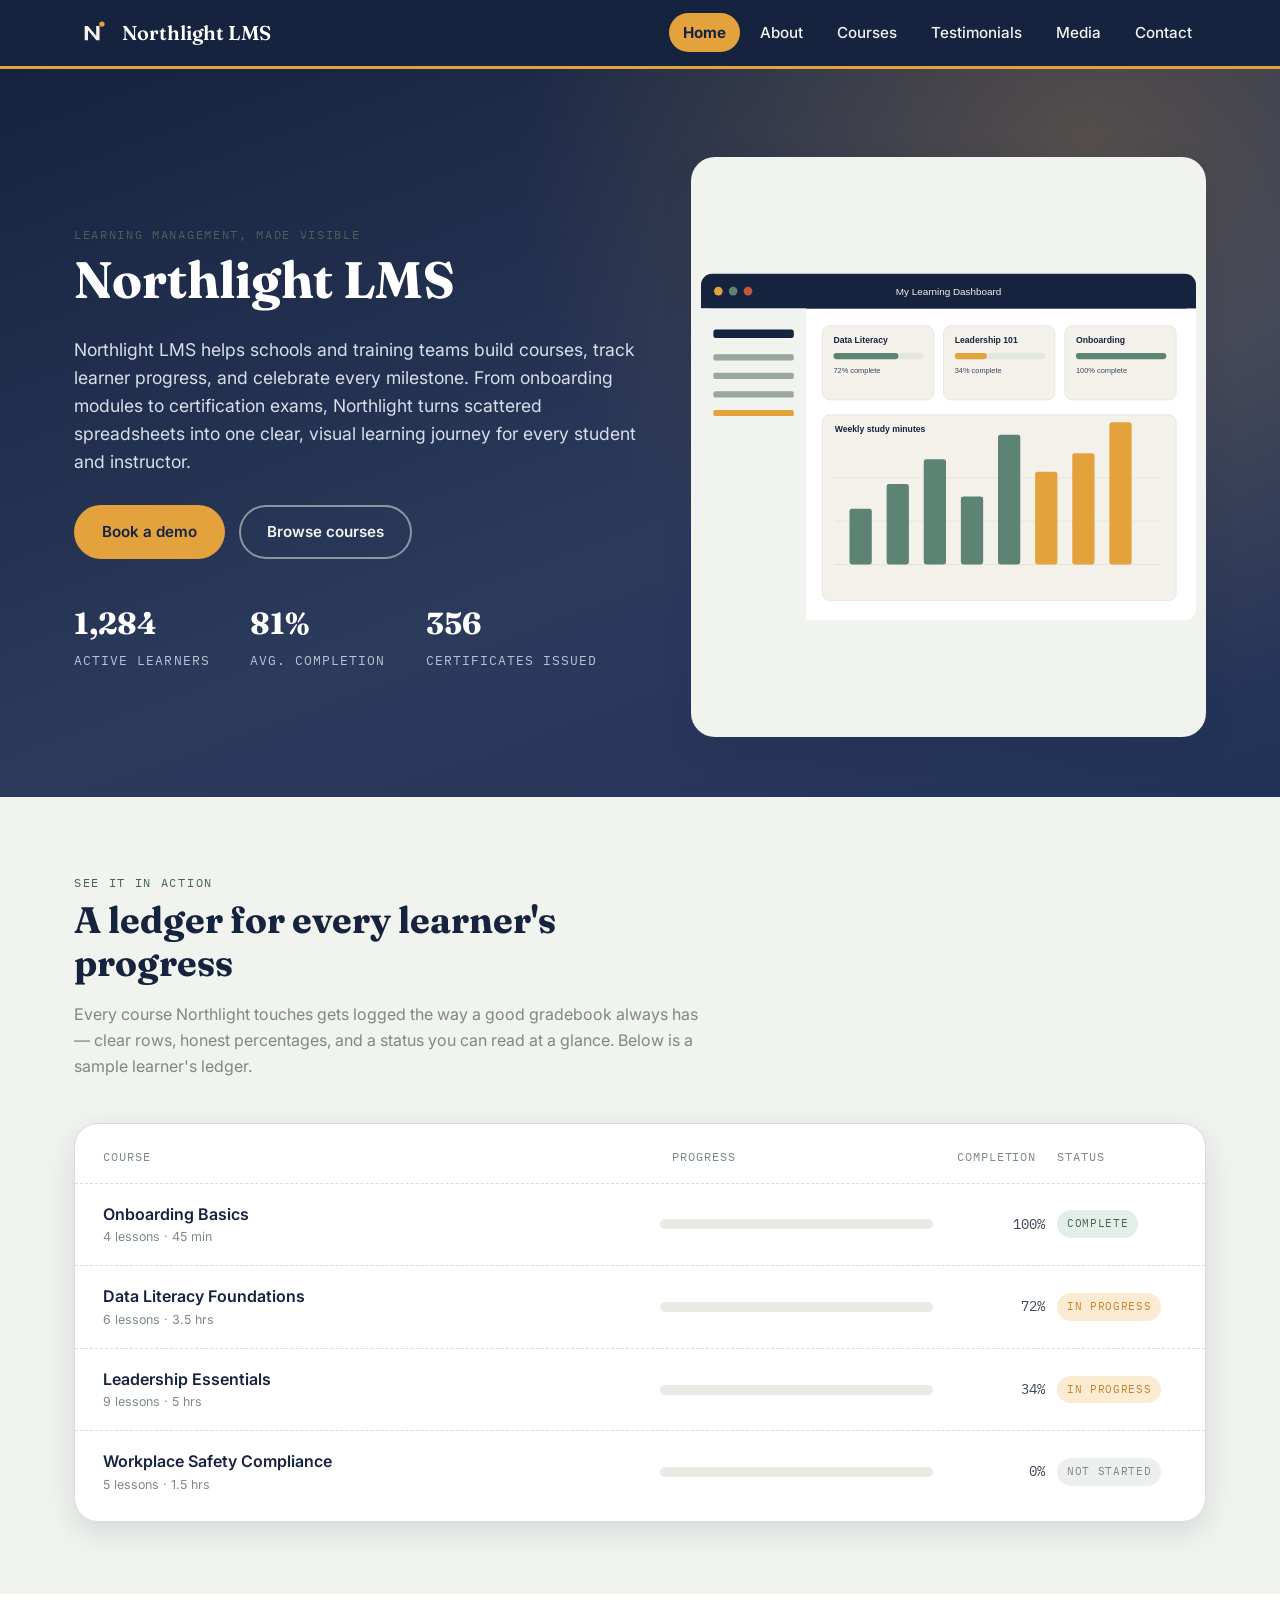
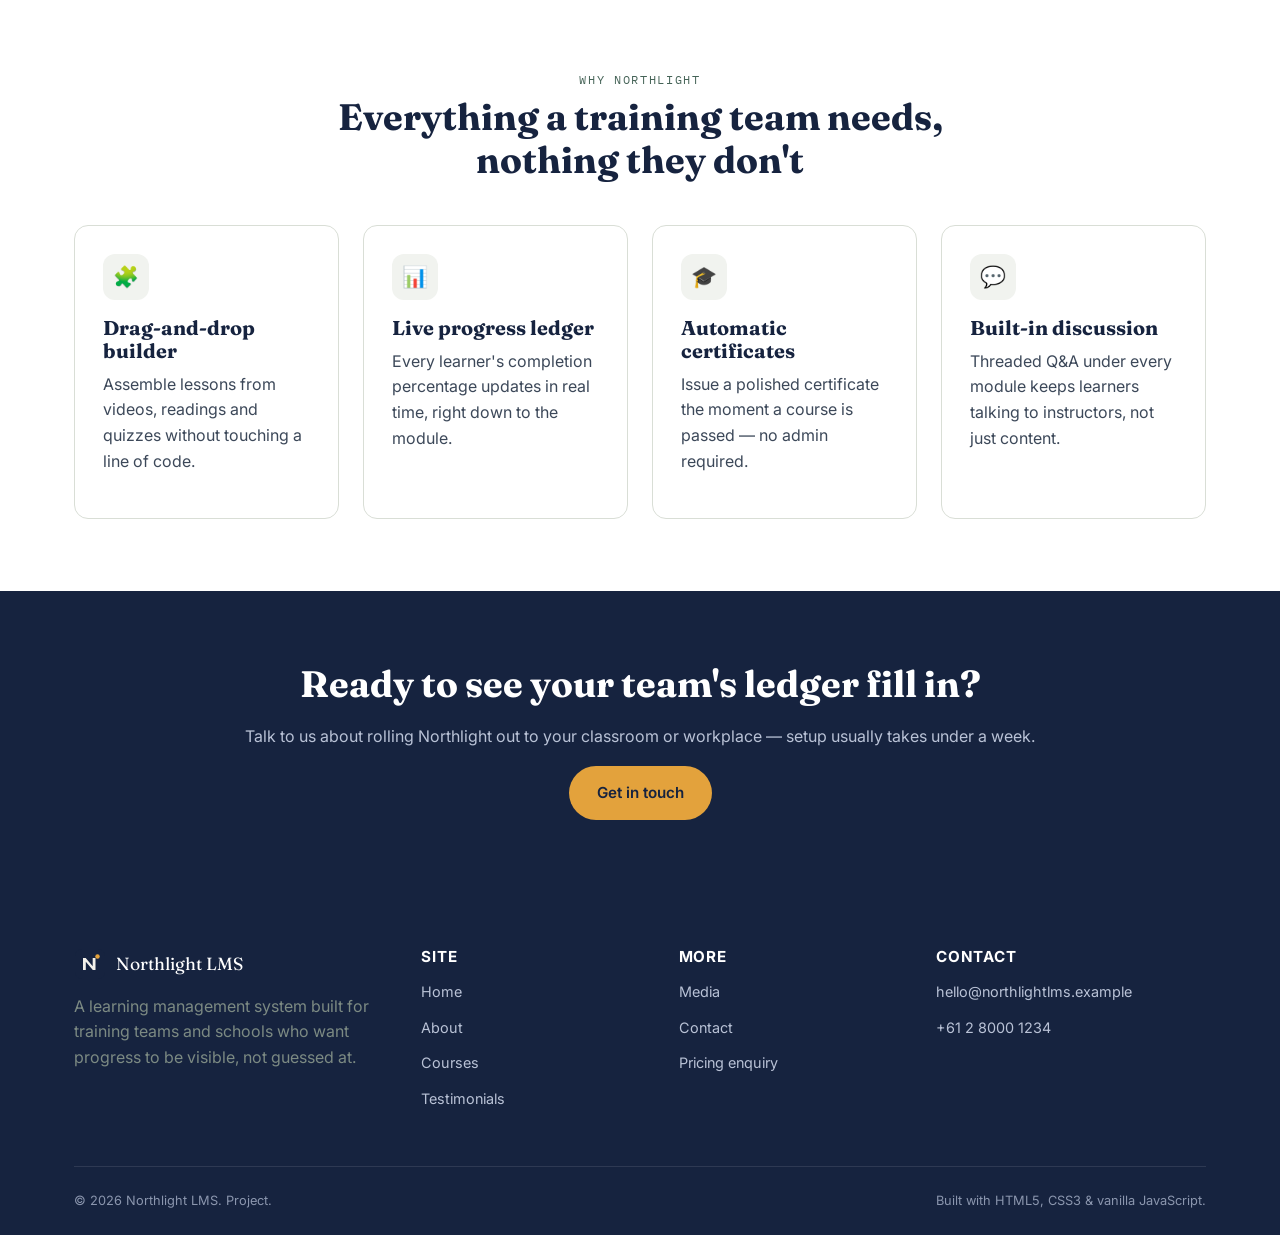
<file: index.html>
<!DOCTYPE html>
<html lang="en">
<head>
<meta charset="UTF-8">
<meta name="viewport" content="width=device-width, initial-scale=1.0">
<title>Northlight LMS — Learning Management System for Teams &amp; Schools</title>
<meta name="description" content="Northlight LMS helps schools and training teams build courses, track learner progress and celebrate every milestone in one clear, visual dashboard.">
<link rel="preconnect" href="https://fonts.googleapis.com">
<link rel="preconnect" href="https://fonts.gstatic.com" crossorigin>
<link href="https://fonts.googleapis.com/css2?family=Fraunces:opsz,wght@9..144,400;9..144,600;9..144,700&family=Inter:wght@400;500;600;700&family=IBM+Plex+Mono:wght@400;500&display=swap" rel="stylesheet">
<link rel="stylesheet" href="css/main.css">
<link rel="stylesheet" href="css/responsive.css">
<link rel="icon" href="images/logo.svg" type="image/svg+xml">
</head>
<body>
<a class="skip-link" href="#main">Skip to main content</a>

<header class="site-header">
  <div class="nav-wrap">
    <a class="brand" href="index.html">
      <img src="images/logo.svg" alt="" width="38" height="38">
      <span class="brand-name">Northlight LMS</span>
    </a>
    <button class="nav-toggle" aria-expanded="false" aria-controls="main-nav" aria-label="Toggle navigation menu">
      <span></span><span></span><span></span>
    </button>
    <nav class="main-nav" id="main-nav" aria-label="Primary">
      <ul>
        <li><a href="index.html" aria-current="page">Home</a></li>
        <li><a href="about.html">About</a></li>
        <li><a href="courses.html">Courses</a></li>
        <li><a href="testimonials.html">Testimonials</a></li>
        <li><a href="media.html">Media</a></li>
        <li><a href="contact.html">Contact</a></li>
      </ul>
    </nav>
  </div>
</header>

<main id="main">

  <!-- ============ HERO ============ -->
  <section class="hero">
    <div class="container">
      <div class="hero-copy">
        <span class="eyebrow">Learning management, made visible</span>
        <h1>Northlight LMS</h1>
        <p class="lede">Northlight LMS helps schools and training teams build courses, track learner progress, and celebrate every milestone. From onboarding modules to certification exams, Northlight turns scattered spreadsheets into one clear, visual learning journey for every student and instructor.</p>
        <div class="hero-actions">
          <a href="contact.html" class="btn btn-primary">Book a demo</a>
          <a href="courses.html" class="btn btn-ghost">Browse courses</a>
        </div>
        <div class="stat-row">
          <div class="stat"><b>1,284</b><span>Active learners</span></div>
          <div class="stat"><b>81%</b><span>Avg. completion</span></div>
          <div class="stat"><b>356</b><span>Certificates issued</span></div>
        </div>
      </div>
      <div class="hero-art">
        <img src="images/mockup-dashboard.svg" alt="Northlight dashboard showing three course progress cards and a weekly study-minutes chart" width="800" height="560" loading="eager">
      </div>
    </div>
  </section>

  <!-- ============ PROGRESS LEDGER (signature element) ============ -->
  <section aria-labelledby="ledger-heading">
    <div class="container">
      <div class="section-head left">
        <span class="eyebrow">See it in action</span>
        <h2 id="ledger-heading">A ledger for every learner's progress</h2>
        <p class="muted">Every course Northlight touches gets logged the way a good gradebook always has — clear rows, honest percentages, and a status you can read at a glance. Below is a sample learner's ledger.</p>
      </div>

      <div class="ledger" role="table" aria-label="Sample learner progress ledger">
        <div class="ledger-head" role="row">
          <span role="columnheader">Course</span>
          <span role="columnheader">Progress</span>
          <span role="columnheader">Completion</span>
          <span role="columnheader">Status</span>
        </div>

        <div class="ledger-row" role="row">
          <span class="course-name" role="cell">Onboarding Basics<small>4 lessons · 45 min</small></span>
          <span class="bar-track" role="cell"><span class="bar-fill" data-value="100" style="width:100%"></span></span>
          <span class="pct" role="cell">100%</span>
          <span class="status-pill done" role="cell">Complete</span>
        </div>

        <div class="ledger-row" role="row">
          <span class="course-name" role="cell">Data Literacy Foundations<small>6 lessons · 3.5 hrs</small></span>
          <span class="bar-track" role="cell"><span class="bar-fill" data-value="72" style="width:72%"></span></span>
          <span class="pct" role="cell">72%</span>
          <span class="status-pill progress" role="cell">In progress</span>
        </div>

        <div class="ledger-row" role="row">
          <span class="course-name" role="cell">Leadership Essentials<small>9 lessons · 5 hrs</small></span>
          <span class="bar-track" role="cell"><span class="bar-fill amber" data-value="34" style="width:34%"></span></span>
          <span class="pct" role="cell">34%</span>
          <span class="status-pill progress" role="cell">In progress</span>
        </div>

        <div class="ledger-row" role="row">
          <span class="course-name" role="cell">Workplace Safety Compliance<small>5 lessons · 1.5 hrs</small></span>
          <span class="bar-track" role="cell"><span class="bar-fill" data-value="0" style="width:0%"></span></span>
          <span class="pct" role="cell">0%</span>
          <span class="status-pill todo" role="cell">Not started</span>
        </div>
      </div>
    </div>
  </section>

  <!-- ============ FEATURES ============ -->
  <section class="section-alt" aria-labelledby="features-heading">
    <div class="container">
      <div class="section-head">
        <span class="eyebrow">Why Northlight</span>
        <h2 id="features-heading">Everything a training team needs, nothing they don't</h2>
      </div>
      <div class="grid grid-4">
        <div class="card">
          <div class="icon" aria-hidden="true">🧩</div>
          <h3>Drag-and-drop builder</h3>
          <p>Assemble lessons from videos, readings and quizzes without touching a line of code.</p>
        </div>
        <div class="card">
          <div class="icon" aria-hidden="true">📊</div>
          <h3>Live progress ledger</h3>
          <p>Every learner's completion percentage updates in real time, right down to the module.</p>
        </div>
        <div class="card">
          <div class="icon" aria-hidden="true">🎓</div>
          <h3>Automatic certificates</h3>
          <p>Issue a polished certificate the moment a course is passed — no admin required.</p>
        </div>
        <div class="card">
          <div class="icon" aria-hidden="true">💬</div>
          <h3>Built-in discussion</h3>
          <p>Threaded Q&amp;A under every module keeps learners talking to instructors, not just content.</p>
        </div>
      </div>
    </div>
  </section>

  <!-- ============ CTA STRIP ============ -->
  <section class="section-dark" aria-labelledby="cta-heading">
    <div class="container center">
      <h2 id="cta-heading">Ready to see your team's ledger fill in?</h2>
      <p class="muted">Talk to us about rolling Northlight out to your classroom or workplace — setup usually takes under a week.</p>
      <a href="contact.html" class="btn btn-primary">Get in touch</a>
    </div>
  </section>

</main>

<footer class="site-footer">
  <div class="container">
    <div class="footer-grid">
      <div>
        <div class="footer-brand">
          <img src="images/logo.svg" alt="" width="32" height="32">
          <span>Northlight LMS</span>
        </div>
        <p class="muted">A learning management system built for training teams and schools who want progress to be visible, not guessed at.</p>
      </div>
      <div>
        <h4>Site</h4>
        <ul>
          <li><a href="index.html">Home</a></li>
          <li><a href="about.html">About</a></li>
          <li><a href="courses.html">Courses</a></li>
          <li><a href="testimonials.html">Testimonials</a></li>
        </ul>
      </div>
      <div>
        <h4>More</h4>
        <ul>
          <li><a href="media.html">Media</a></li>
          <li><a href="contact.html">Contact</a></li>
          <li><a href="courses.html">Pricing enquiry</a></li>
        </ul>
      </div>
      <div>
        <h4>Contact</h4>
        <ul>
          <li><a href="mailto:hello@northlightlms.example">hello@northlightlms.example</a></li>
          <li><a href="tel:+61280001234">+61 2 8000 1234</a></li>
        </ul>
      </div>
    </div>
    <div class="footer-bottom">
      <span>© <span id="current-year">2026</span> Northlight LMS. Project.</span>
      <span>Built with HTML5, CSS3 &amp; vanilla JavaScript.</span>
    </div>
  </div>
</footer>

<script src="js/main.js"></script>
</body>
</html>
</file>
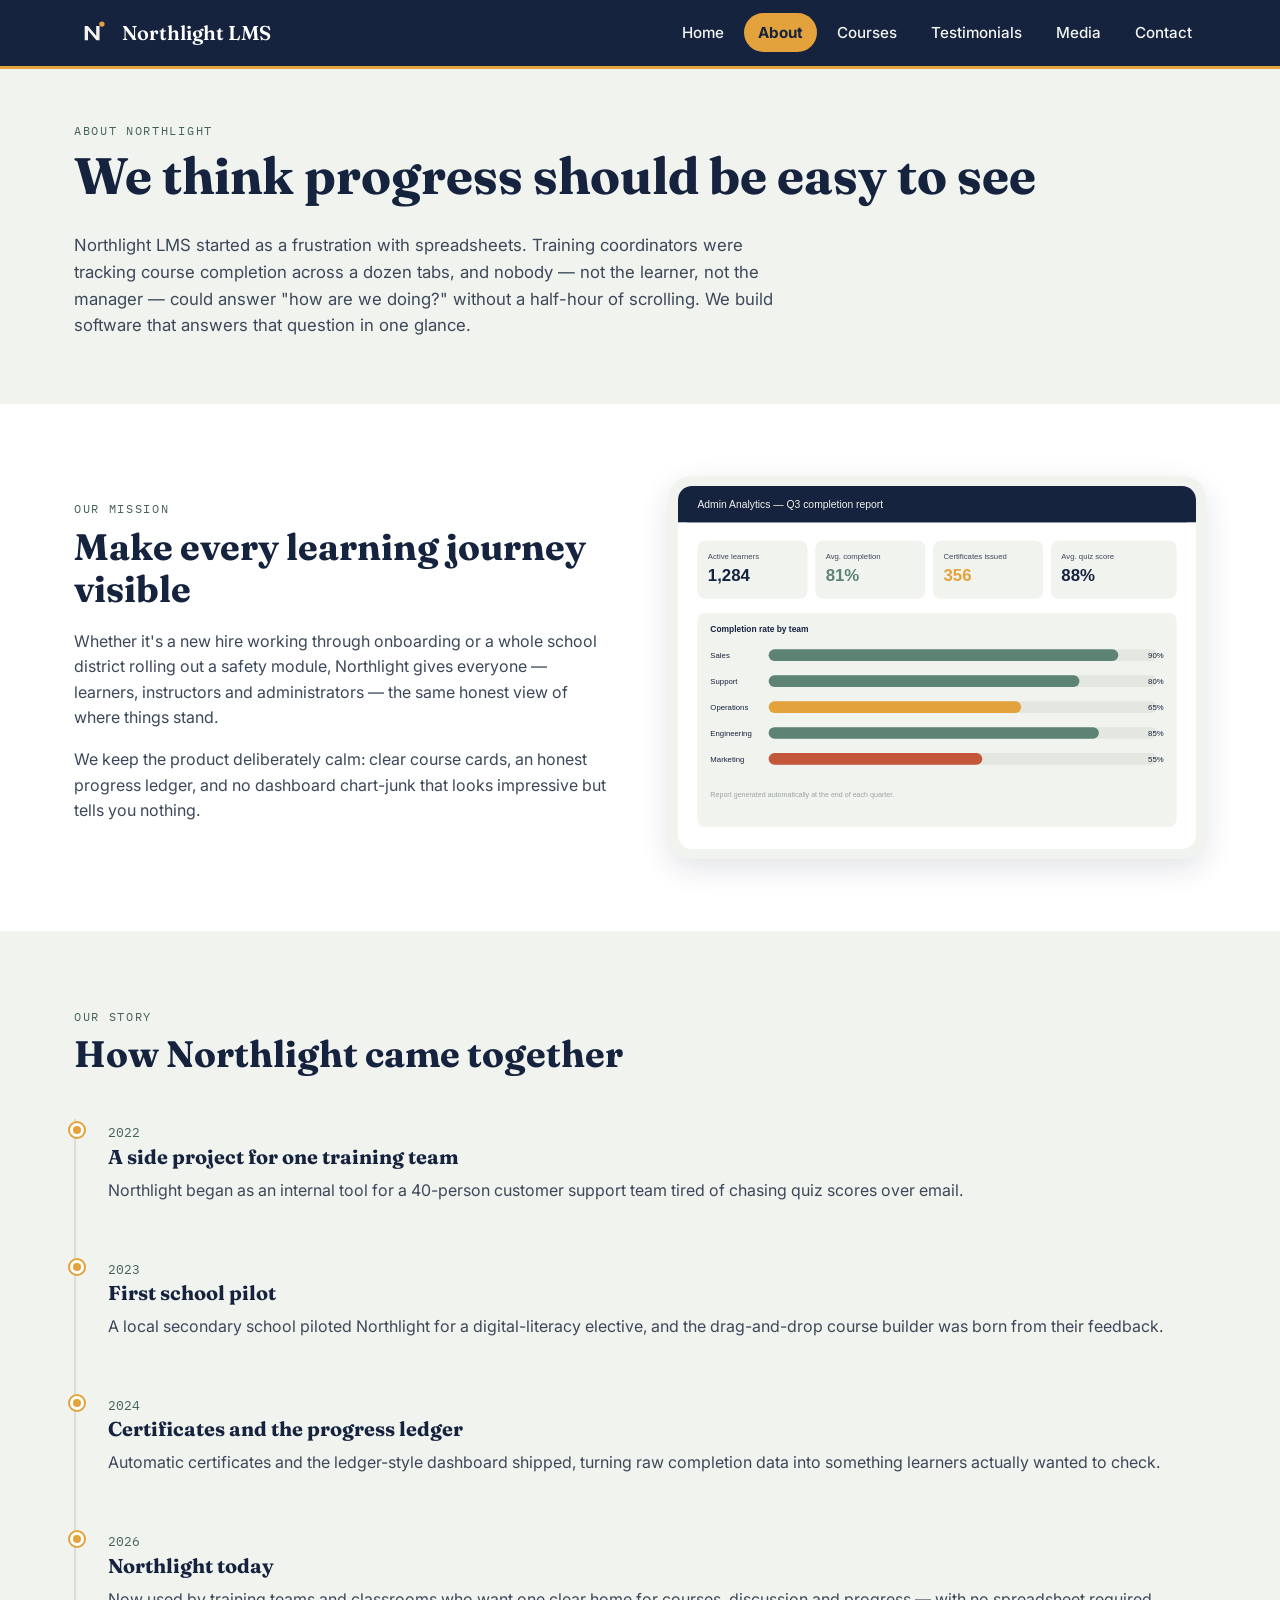
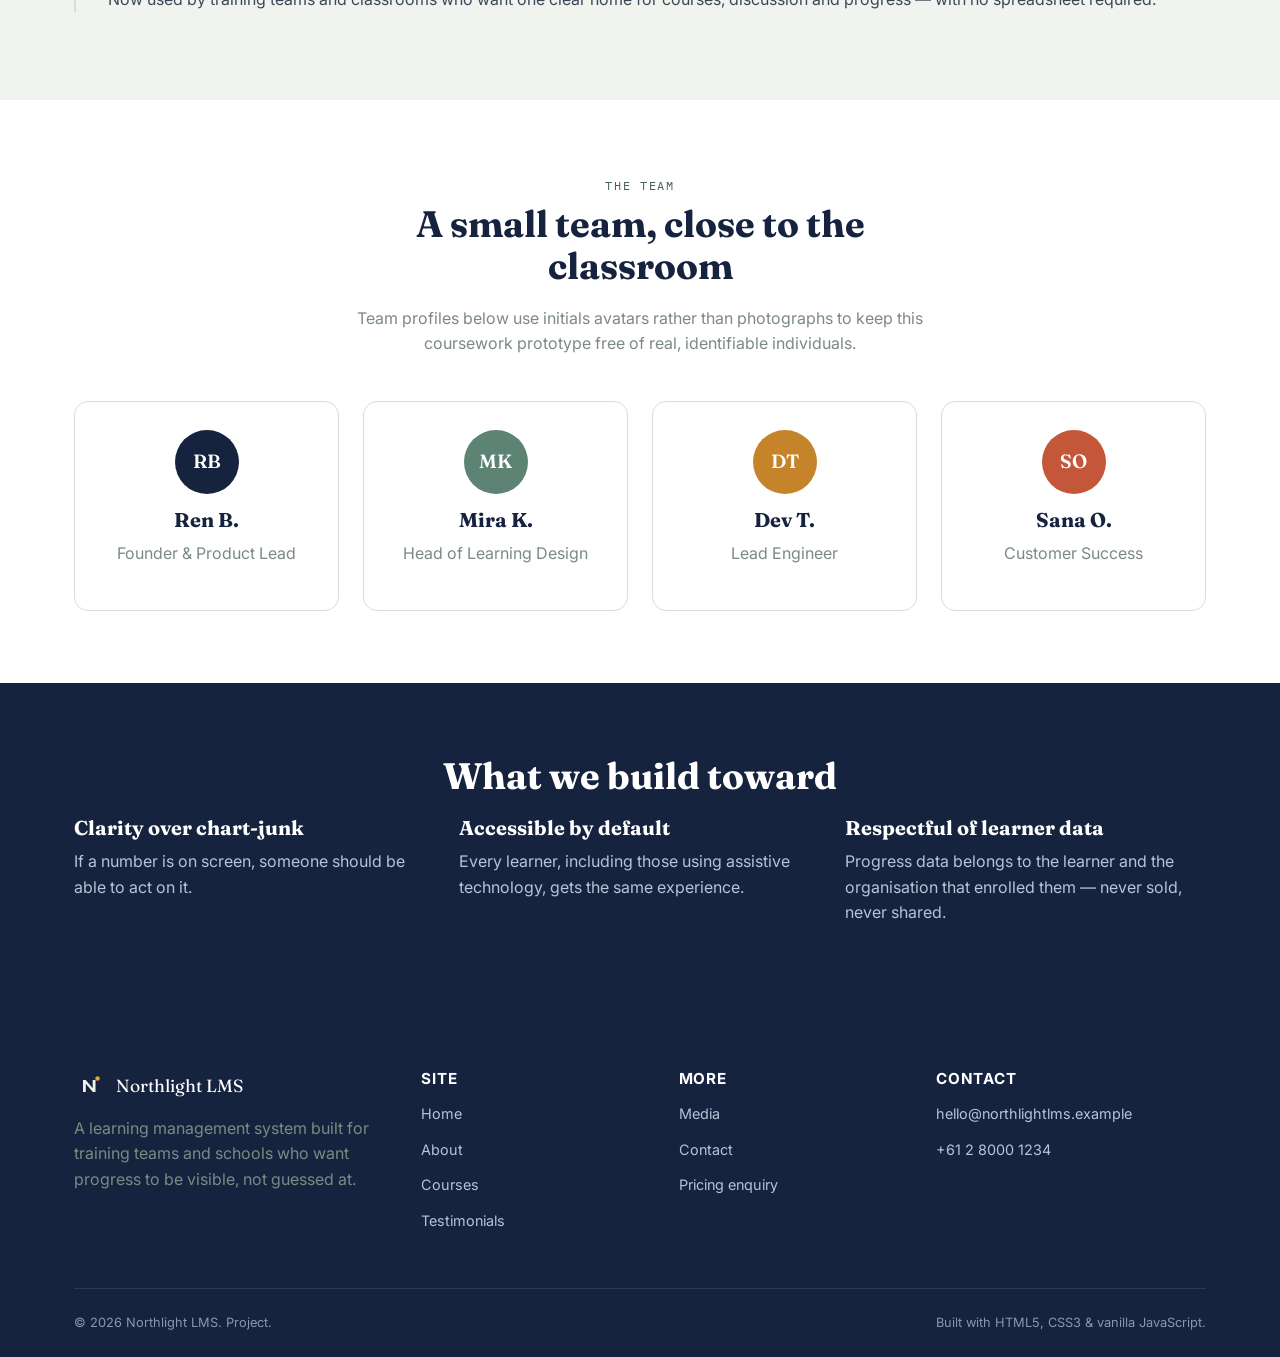
<file: about.html>
<!DOCTYPE html>
<html lang="en">
<head>
<meta charset="UTF-8">
<meta name="viewport" content="width=device-width, initial-scale=1.0">
<title>About Us — Northlight LMS</title>
<meta name="description" content="Learn about Northlight LMS's mission, story and the small team building a clearer learning management system.">
<link rel="preconnect" href="https://fonts.googleapis.com">
<link rel="preconnect" href="https://fonts.gstatic.com" crossorigin>
<link href="https://fonts.googleapis.com/css2?family=Fraunces:opsz,wght@9..144,400;9..144,600;9..144,700&family=Inter:wght@400;500;600;700&family=IBM+Plex+Mono:wght@400;500&display=swap" rel="stylesheet">
<link rel="stylesheet" href="css/main.css">
<link rel="stylesheet" href="css/responsive.css">
<link rel="icon" href="images/logo.svg" type="image/svg+xml">
</head>
<body>
<a class="skip-link" href="#main">Skip to main content</a>

<header class="site-header">
  <div class="nav-wrap">
    <a class="brand" href="index.html">
      <img src="images/logo.svg" alt="" width="38" height="38">
      <span class="brand-name">Northlight LMS</span>
    </a>
    <button class="nav-toggle" aria-expanded="false" aria-controls="main-nav" aria-label="Toggle navigation menu">
      <span></span><span></span><span></span>
    </button>
    <nav class="main-nav" id="main-nav" aria-label="Primary">
      <ul>
        <li><a href="index.html">Home</a></li>
        <li><a href="about.html" aria-current="page">About</a></li>
        <li><a href="courses.html">Courses</a></li>
        <li><a href="testimonials.html">Testimonials</a></li>
        <li><a href="media.html">Media</a></li>
        <li><a href="contact.html">Contact</a></li>
      </ul>
    </nav>
  </div>
</header>

<main id="main">

  <section class="section-tight">
    <div class="container">
      <span class="eyebrow">About Northlight</span>
      <h1>We think progress should be easy to see</h1>
      <p class="lede" style="max-width:66ch;font-size:1.05rem;">Northlight LMS started as a frustration with spreadsheets. Training coordinators were tracking course completion across a dozen tabs, and nobody — not the learner, not the manager — could answer "how are we doing?" without a half-hour of scrolling. We build software that answers that question in one glance.</p>
    </div>
  </section>

  <section class="section-alt" aria-labelledby="mission-heading">
    <div class="container grid grid-2" style="align-items:center;gap:56px;">
      <div>
        <span class="eyebrow">Our mission</span>
        <h2 id="mission-heading">Make every learning journey visible</h2>
        <p>Whether it's a new hire working through onboarding or a whole school district rolling out a safety module, Northlight gives everyone — learners, instructors and administrators — the same honest view of where things stand.</p>
        <p>We keep the product deliberately calm: clear course cards, an honest progress ledger, and no dashboard chart-junk that looks impressive but tells you nothing.</p>
      </div>
      <div class="hero-art">
        <img src="images/mockup-analytics.svg" alt="Admin analytics report showing course completion rates across five teams, from 55% to 90%" loading="lazy">
      </div>
    </div>
  </section>

  <section aria-labelledby="story-heading">
    <div class="container">
      <div class="section-head left">
        <span class="eyebrow">Our story</span>
        <h2 id="story-heading">How Northlight came together</h2>
      </div>
      <div class="timeline">
        <div class="timeline-item">
          <span class="year">2022</span>
          <h3>A side project for one training team</h3>
          <p>Northlight began as an internal tool for a 40-person customer support team tired of chasing quiz scores over email.</p>
        </div>
        <div class="timeline-item">
          <span class="year">2023</span>
          <h3>First school pilot</h3>
          <p>A local secondary school piloted Northlight for a digital-literacy elective, and the drag-and-drop course builder was born from their feedback.</p>
        </div>
        <div class="timeline-item">
          <span class="year">2024</span>
          <h3>Certificates and the progress ledger</h3>
          <p>Automatic certificates and the ledger-style dashboard shipped, turning raw completion data into something learners actually wanted to check.</p>
        </div>
        <div class="timeline-item">
          <span class="year">2026</span>
          <h3>Northlight today</h3>
          <p>Now used by training teams and classrooms who want one clear home for courses, discussion and progress — with no spreadsheet required.</p>
        </div>
      </div>
    </div>
  </section>

  <section class="section-alt" aria-labelledby="team-heading">
    <div class="container">
      <div class="section-head">
        <span class="eyebrow">The team</span>
        <h2 id="team-heading">A small team, close to the classroom</h2>
        <p class="muted">Team profiles below use initials avatars rather than photographs to keep this coursework prototype free of real, identifiable individuals.</p>
      </div>
      <div class="grid grid-4">
        <div class="card center">
          <div class="avatar" style="background:var(--ink);margin:0 auto 14px;">RB</div>
          <h3>Ren B.</h3>
          <p class="muted">Founder &amp; Product Lead</p>
        </div>
        <div class="card center">
          <div class="avatar" style="background:var(--sage);margin:0 auto 14px;">MK</div>
          <h3>Mira K.</h3>
          <p class="muted">Head of Learning Design</p>
        </div>
        <div class="card center">
          <div class="avatar" style="background:var(--amber-dark);margin:0 auto 14px;">DT</div>
          <h3>Dev T.</h3>
          <p class="muted">Lead Engineer</p>
        </div>
        <div class="card center">
          <div class="avatar" style="background:var(--coral);margin:0 auto 14px;">SO</div>
          <h3>Sana O.</h3>
          <p class="muted">Customer Success</p>
        </div>
      </div>
    </div>
  </section>

  <section class="section-dark center" aria-labelledby="values-heading">
    <div class="container">
      <h2 id="values-heading">What we build toward</h2>
      <div class="grid grid-3" style="text-align:left;">
        <div>
          <h3 style="color:#fff;">Clarity over chart-junk</h3>
          <p class="muted">If a number is on screen, someone should be able to act on it.</p>
        </div>
        <div>
          <h3 style="color:#fff;">Accessible by default</h3>
          <p class="muted">Every learner, including those using assistive technology, gets the same experience.</p>
        </div>
        <div>
          <h3 style="color:#fff;">Respectful of learner data</h3>
          <p class="muted">Progress data belongs to the learner and the organisation that enrolled them — never sold, never shared.</p>
        </div>
      </div>
    </div>
  </section>

</main>

<footer class="site-footer">
  <div class="container">
    <div class="footer-grid">
      <div>
        <div class="footer-brand">
          <img src="images/logo.svg" alt="" width="32" height="32">
          <span>Northlight LMS</span>
        </div>
        <p class="muted">A learning management system built for training teams and schools who want progress to be visible, not guessed at.</p>
      </div>
      <div>
        <h4>Site</h4>
        <ul>
          <li><a href="index.html">Home</a></li>
          <li><a href="about.html">About</a></li>
          <li><a href="courses.html">Courses</a></li>
          <li><a href="testimonials.html">Testimonials</a></li>
        </ul>
      </div>
      <div>
        <h4>More</h4>
        <ul>
          <li><a href="media.html">Media</a></li>
          <li><a href="contact.html">Contact</a></li>
          <li><a href="courses.html">Pricing enquiry</a></li>
        </ul>
      </div>
      <div>
        <h4>Contact</h4>
        <ul>
          <li><a href="mailto:hello@northlightlms.example">hello@northlightlms.example</a></li>
          <li><a href="tel:+61280001234">+61 2 8000 1234</a></li>
        </ul>
      </div>
    </div>
    <div class="footer-bottom">
      <span>© <span id="current-year">2026</span> Northlight LMS. Project.</span>
      <span>Built with HTML5, CSS3 &amp; vanilla JavaScript.</span>
    </div>
  </div>
</footer>

<script src="js/main.js"></script>
</body>
</html>
</file>
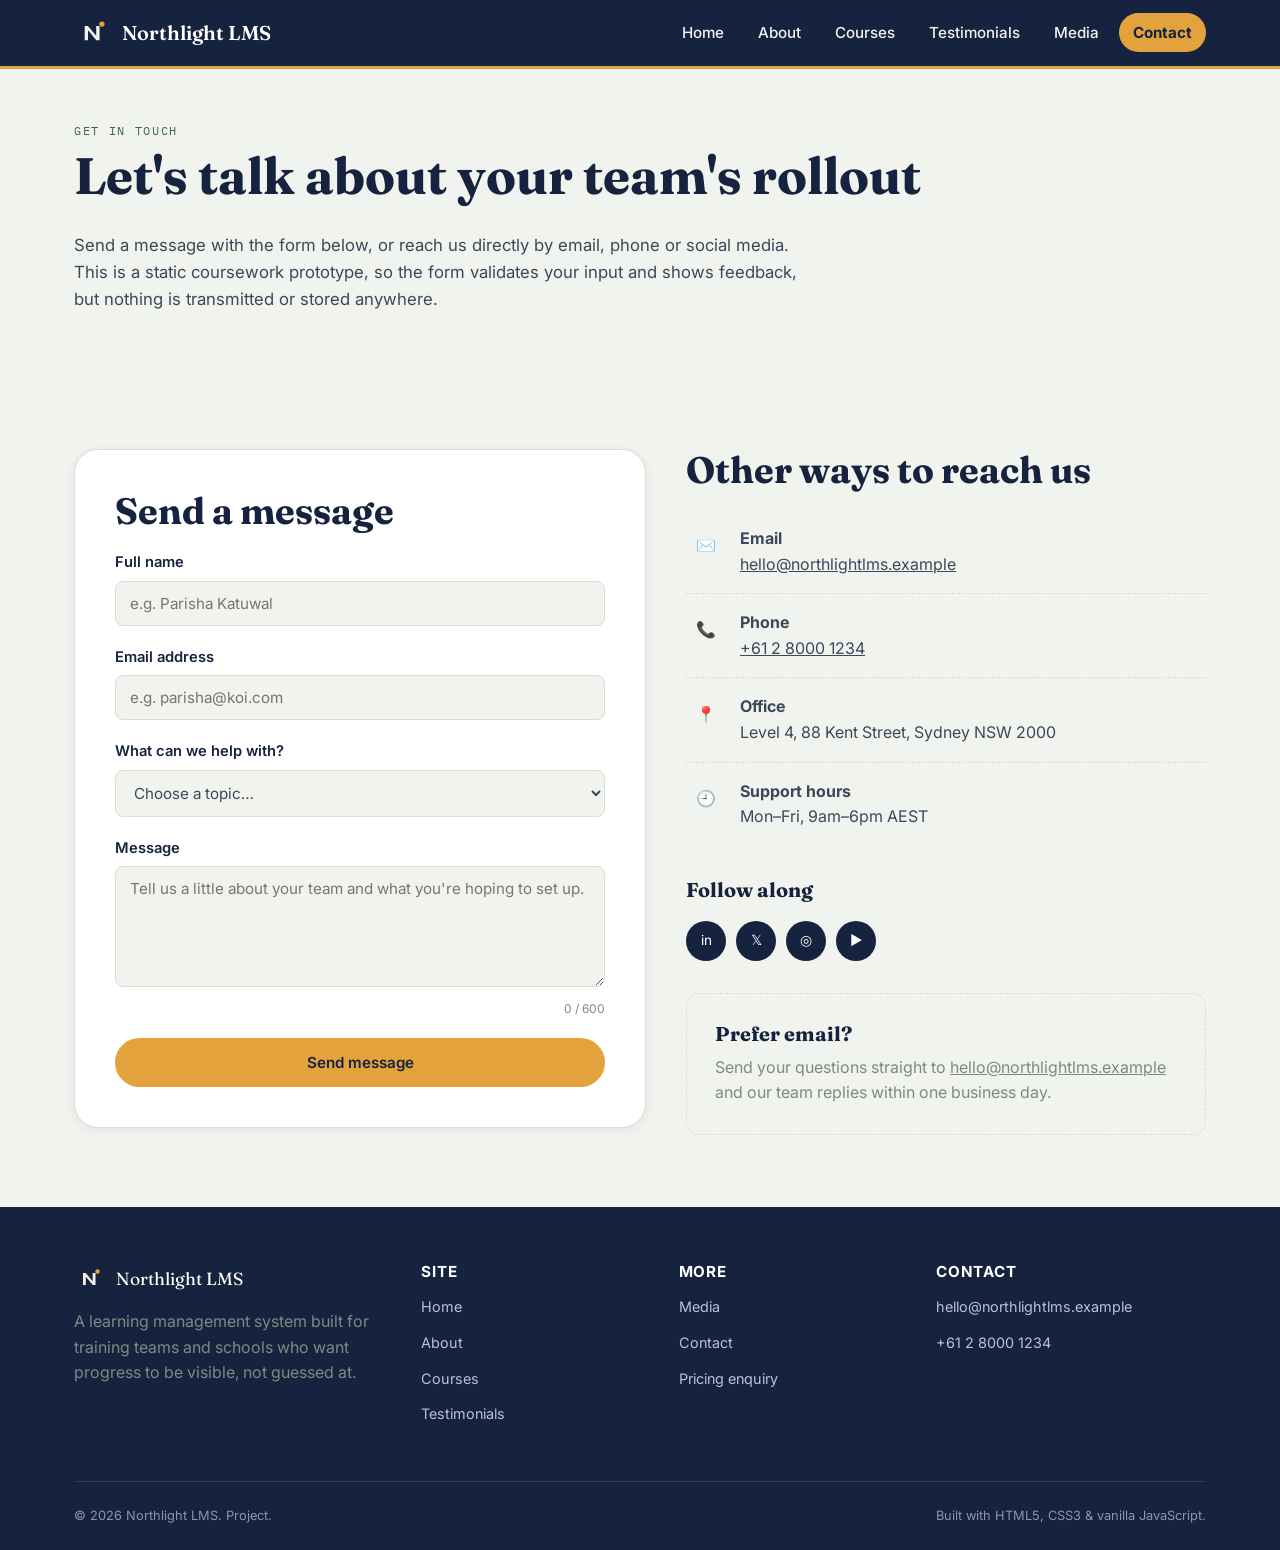
<file: contact.html>
<!DOCTYPE html>
<html lang="en">
<head>
<meta charset="UTF-8">
<meta name="viewport" content="width=device-width, initial-scale=1.0">
<title>Contact — Northlight LMS</title>
<meta name="description" content="Get in touch with Northlight LMS for a demo, pricing, or support — by form, email or social media.">
<link rel="preconnect" href="https://fonts.googleapis.com">
<link rel="preconnect" href="https://fonts.gstatic.com" crossorigin>
<link href="https://fonts.googleapis.com/css2?family=Fraunces:opsz,wght@9..144,400;9..144,600;9..144,700&family=Inter:wght@400;500;600;700&family=IBM+Plex+Mono:wght@400;500&display=swap" rel="stylesheet">
<link rel="stylesheet" href="css/main.css">
<link rel="stylesheet" href="css/responsive.css">
<link rel="icon" href="images/logo.svg" type="image/svg+xml">
</head>
<body>
<a class="skip-link" href="#main">Skip to main content</a>

<header class="site-header">
  <div class="nav-wrap">
    <a class="brand" href="index.html">
      <img src="images/logo.svg" alt="" width="38" height="38">
      <span class="brand-name">Northlight LMS</span>
    </a>
    <button class="nav-toggle" aria-expanded="false" aria-controls="main-nav" aria-label="Toggle navigation menu">
      <span></span><span></span><span></span>
    </button>
    <nav class="main-nav" id="main-nav" aria-label="Primary">
      <ul>
        <li><a href="index.html">Home</a></li>
        <li><a href="about.html">About</a></li>
        <li><a href="courses.html">Courses</a></li>
        <li><a href="testimonials.html">Testimonials</a></li>
        <li><a href="media.html">Media</a></li>
        <li><a href="contact.html" aria-current="page">Contact</a></li>
      </ul>
    </nav>
  </div>
</header>

<main id="main">

  <section class="section-tight">
    <div class="container">
      <span class="eyebrow">Get in touch</span>
      <h1>Let's talk about your team's rollout</h1>
      <p class="lede" style="max-width:66ch;font-size:1.05rem;">Send a message with the form below, or reach us directly by email, phone or social media. This is a static coursework prototype, so the form validates your input and shows feedback, but nothing is transmitted or stored anywhere.</p>
    </div>
  </section>

  <section aria-labelledby="contact-heading">
    <div class="container contact-info-grid">

      <div class="form-card">
        <h2 id="contact-heading" class="mt-0">Send a message</h2>

        <div id="form-status" class="form-status" role="status" aria-live="polite"></div>

        <form id="contact-form" novalidate>
          <div class="field">
            <label for="name">Full name</label>
            <input type="text" id="name" name="name" required minlength="2"
              placeholder="e.g. Parisha Katuwal" aria-describedby="name-error" autocomplete="name">
            <p class="error-msg" id="name-error" role="alert"></p>
          </div>

          <div class="field">
            <label for="email">Email address</label>
            <input type="email" id="email" name="email" required
              placeholder="e.g. parisha@koi.com" aria-describedby="email-error" autocomplete="email">
            <p class="error-msg" id="email-error" role="alert"></p>
          </div>

          <div class="field">
            <label for="topic">What can we help with?</label>
            <select id="topic" name="topic" required aria-describedby="topic-error">
              <option value="" selected disabled>Choose a topic…</option>
              <option value="demo">Book a demo</option>
              <option value="pricing">Pricing &amp; plans</option>
              <option value="support">Technical support</option>
              <option value="partnership">Partnership enquiry</option>
              <option value="other">Something else</option>
            </select>
            <p class="error-msg" id="topic-error" role="alert"></p>
          </div>

          <div class="field">
            <label for="message">Message</label>
            <textarea id="message" name="message" rows="5" required minlength="10" maxlength="600"
              placeholder="Tell us a little about your team and what you're hoping to set up." aria-describedby="message-error message-hint"></textarea>
            <div class="char-count" id="message-hint"><span id="char-count">0 / 600</span></div>
            <p class="error-msg" id="message-error" role="alert"></p>
          </div>

          <button type="submit" class="btn btn-primary" style="width:100%;justify-content:center;">Send message</button>
        </form>
      </div>

      <div>
        <h2>Other ways to reach us</h2>
        <ul class="info-list">
          <li>
            <span class="ico" aria-hidden="true">✉️</span>
            <div>
              <b>Email</b><br>
              <a href="mailto:hello@northlightlms.example">hello@northlightlms.example</a>
            </div>
          </li>
          <li>
            <span class="ico" aria-hidden="true">📞</span>
            <div>
              <b>Phone</b><br>
              <a href="tel:+61280001234">+61 2 8000 1234</a>
            </div>
          </li>
          <li>
            <span class="ico" aria-hidden="true">📍</span>
            <div>
              <b>Office</b><br>
              Level 4, 88 Kent Street, Sydney NSW 2000
            </div>
          </li>
          <li>
            <span class="ico" aria-hidden="true">🕘</span>
            <div>
              <b>Support hours</b><br>
              Mon–Fri, 9am–6pm AEST
            </div>
          </li>
        </ul>

        <h3 style="margin-top:32px;">Follow along</h3>
        <div class="social-row">
          <a href="https://www.linkedin.com" target="_blank" rel="noopener" aria-label="Northlight LMS on LinkedIn">in</a>
          <a href="https://www.x.com" target="_blank" rel="noopener" aria-label="Northlight LMS on X">𝕏</a>
          <a href="https://www.instagram.com" target="_blank" rel="noopener" aria-label="Northlight LMS on Instagram">◎</a>
          <a href="https://www.youtube.com" target="_blank" rel="noopener" aria-label="Northlight LMS on YouTube">▶</a>
        </div>

        <div class="card" style="margin-top:32px;background:var(--paper);border-style:dashed;">
          <h3 class="mt-0">Prefer email?</h3>
          <p class="muted" style="margin:0;">Send your questions straight to <a href="mailto:hello@northlightlms.example">hello@northlightlms.example</a> and our team replies within one business day.</p>
        </div>
      </div>

    </div>
  </section>

</main>

<footer class="site-footer">
  <div class="container">
    <div class="footer-grid">
      <div>
        <div class="footer-brand">
          <img src="images/logo.svg" alt="" width="32" height="32">
          <span>Northlight LMS</span>
        </div>
        <p class="muted">A learning management system built for training teams and schools who want progress to be visible, not guessed at.</p>
      </div>
      <div>
        <h4>Site</h4>
        <ul>
          <li><a href="index.html">Home</a></li>
          <li><a href="about.html">About</a></li>
          <li><a href="courses.html">Courses</a></li>
          <li><a href="testimonials.html">Testimonials</a></li>
        </ul>
      </div>
      <div>
        <h4>More</h4>
        <ul>
          <li><a href="media.html">Media</a></li>
          <li><a href="contact.html">Contact</a></li>
          <li><a href="courses.html">Pricing enquiry</a></li>
        </ul>
      </div>
      <div>
        <h4>Contact</h4>
        <ul>
          <li><a href="mailto:hello@northlightlms.example">hello@northlightlms.example</a></li>
          <li><a href="tel:+61280001234">+61 2 8000 1234</a></li>
        </ul>
      </div>
    </div>
    <div class="footer-bottom">
      <span>© <span id="current-year">2026</span> Northlight LMS. Project.</span>
      <span>Built with HTML5, CSS3 &amp; vanilla JavaScript.</span>
    </div>
  </div>
</footer>

<script src="js/main.js"></script>
<script src="js/contact-form.js"></script>
</body>
</html>
</file>
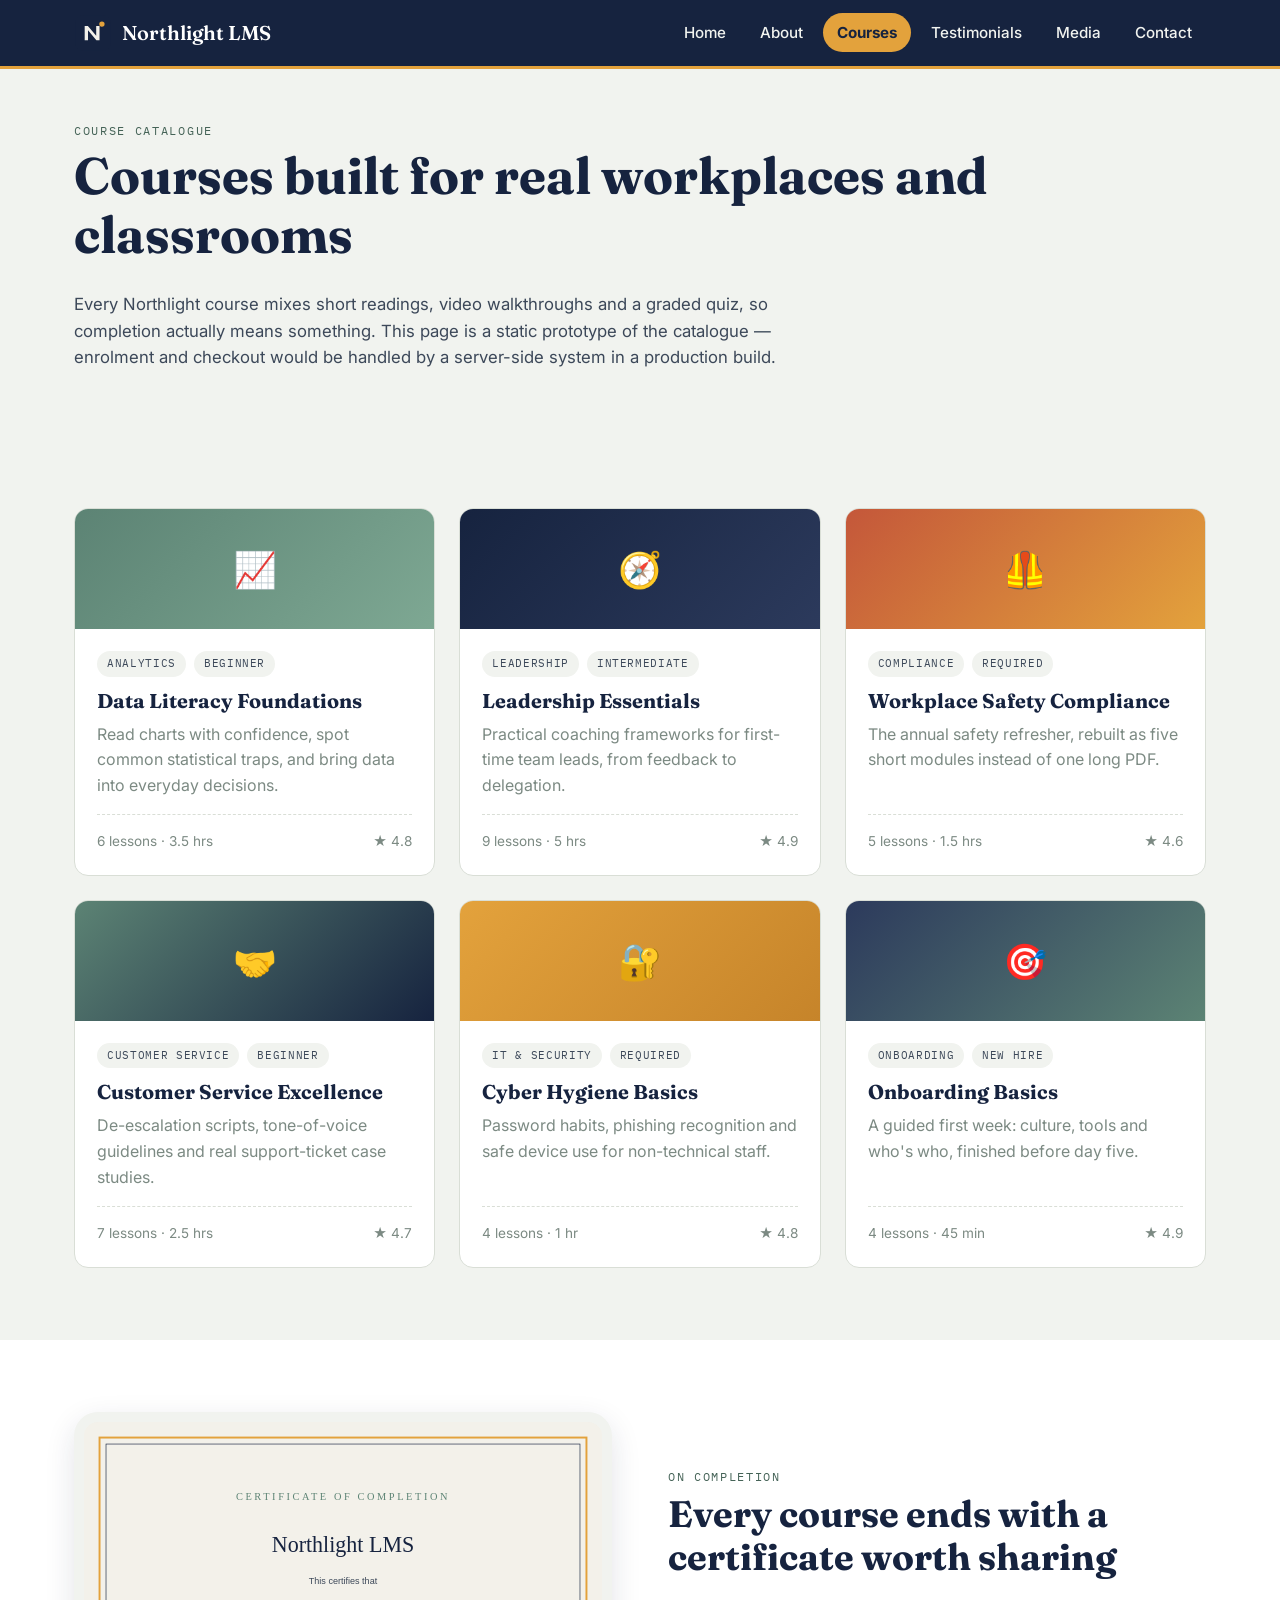
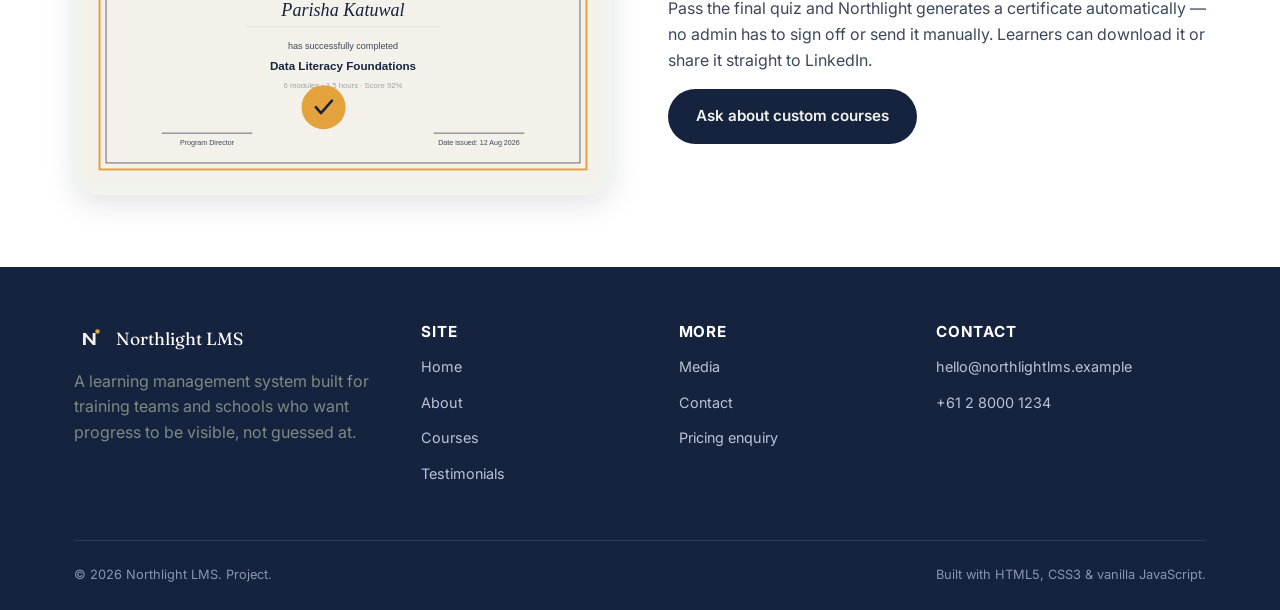
<file: courses.html>
<!DOCTYPE html>
<html lang="en">
<head>
<meta charset="UTF-8">
<meta name="viewport" content="width=device-width, initial-scale=1.0">
<title>Courses — Northlight LMS</title>
<meta name="description" content="Browse Northlight LMS's course catalogue, from onboarding to leadership and compliance training.">
<link rel="preconnect" href="https://fonts.googleapis.com">
<link rel="preconnect" href="https://fonts.gstatic.com" crossorigin>
<link href="https://fonts.googleapis.com/css2?family=Fraunces:opsz,wght@9..144,400;9..144,600;9..144,700&family=Inter:wght@400;500;600;700&family=IBM+Plex+Mono:wght@400;500&display=swap" rel="stylesheet">
<link rel="stylesheet" href="css/main.css">
<link rel="stylesheet" href="css/responsive.css">
<link rel="icon" href="images/logo.svg" type="image/svg+xml">
</head>
<body>
<a class="skip-link" href="#main">Skip to main content</a>

<header class="site-header">
  <div class="nav-wrap">
    <a class="brand" href="index.html">
      <img src="images/logo.svg" alt="" width="38" height="38">
      <span class="brand-name">Northlight LMS</span>
    </a>
    <button class="nav-toggle" aria-expanded="false" aria-controls="main-nav" aria-label="Toggle navigation menu">
      <span></span><span></span><span></span>
    </button>
    <nav class="main-nav" id="main-nav" aria-label="Primary">
      <ul>
        <li><a href="index.html">Home</a></li>
        <li><a href="about.html">About</a></li>
        <li><a href="courses.html" aria-current="page">Courses</a></li>
        <li><a href="testimonials.html">Testimonials</a></li>
        <li><a href="media.html">Media</a></li>
        <li><a href="contact.html">Contact</a></li>
      </ul>
    </nav>
  </div>
</header>

<main id="main">

  <section class="section-tight">
    <div class="container">
      <span class="eyebrow">Course catalogue</span>
      <h1>Courses built for real workplaces and classrooms</h1>
      <p class="lede" style="max-width:66ch;font-size:1.05rem;">Every Northlight course mixes short readings, video walkthroughs and a graded quiz, so completion actually means something. This page is a static prototype of the catalogue — enrolment and checkout would be handled by a server-side system in a production build.</p>
    </div>
  </section>

  <section aria-labelledby="catalogue-heading">
    <div class="container">
      <h2 id="catalogue-heading" class="visually-hidden">Available courses</h2>
      <div class="grid grid-3">

        <article class="course-card">
          <div class="thumb" style="background:linear-gradient(135deg,#5C8374,#7EA893);">📈</div>
          <div class="body">
            <div class="course-tags"><span class="tag">Analytics</span><span class="tag">Beginner</span></div>
            <h3>Data Literacy Foundations</h3>
            <p class="muted">Read charts with confidence, spot common statistical traps, and bring data into everyday decisions.</p>
            <div class="course-meta"><span>6 lessons · 3.5 hrs</span><span>★ 4.8</span></div>
          </div>
        </article>

        <article class="course-card">
          <div class="thumb" style="background:linear-gradient(135deg,#16233F,#2C3A5C);">🧭</div>
          <div class="body">
            <div class="course-tags"><span class="tag">Leadership</span><span class="tag">Intermediate</span></div>
            <h3>Leadership Essentials</h3>
            <p class="muted">Practical coaching frameworks for first-time team leads, from feedback to delegation.</p>
            <div class="course-meta"><span>9 lessons · 5 hrs</span><span>★ 4.9</span></div>
          </div>
        </article>

        <article class="course-card">
          <div class="thumb" style="background:linear-gradient(135deg,#C4573A,#E3A23C);">🦺</div>
          <div class="body">
            <div class="course-tags"><span class="tag">Compliance</span><span class="tag">Required</span></div>
            <h3>Workplace Safety Compliance</h3>
            <p class="muted">The annual safety refresher, rebuilt as five short modules instead of one long PDF.</p>
            <div class="course-meta"><span>5 lessons · 1.5 hrs</span><span>★ 4.6</span></div>
          </div>
        </article>

        <article class="course-card">
          <div class="thumb" style="background:linear-gradient(135deg,#5C8374,#16233F);">🤝</div>
          <div class="body">
            <div class="course-tags"><span class="tag">Customer Service</span><span class="tag">Beginner</span></div>
            <h3>Customer Service Excellence</h3>
            <p class="muted">De-escalation scripts, tone-of-voice guidelines and real support-ticket case studies.</p>
            <div class="course-meta"><span>7 lessons · 2.5 hrs</span><span>★ 4.7</span></div>
          </div>
        </article>

        <article class="course-card">
          <div class="thumb" style="background:linear-gradient(135deg,#E3A23C,#C6842A);">🔐</div>
          <div class="body">
            <div class="course-tags"><span class="tag">IT &amp; Security</span><span class="tag">Required</span></div>
            <h3>Cyber Hygiene Basics</h3>
            <p class="muted">Password habits, phishing recognition and safe device use for non-technical staff.</p>
            <div class="course-meta"><span>4 lessons · 1 hr</span><span>★ 4.8</span></div>
          </div>
        </article>

        <article class="course-card">
          <div class="thumb" style="background:linear-gradient(135deg,#2C3A5C,#5C8374);">🎯</div>
          <div class="body">
            <div class="course-tags"><span class="tag">Onboarding</span><span class="tag">New hire</span></div>
            <h3>Onboarding Basics</h3>
            <p class="muted">A guided first week: culture, tools and who's who, finished before day five.</p>
            <div class="course-meta"><span>4 lessons · 45 min</span><span>★ 4.9</span></div>
          </div>
        </article>

      </div>
    </div>
  </section>

  <section class="section-alt" aria-labelledby="cert-heading">
    <div class="container grid grid-2" style="align-items:center;gap:56px;">
      <div class="hero-art">
        <img src="images/mockup-certificate.svg" alt="Sample certificate of completion for Data Literacy Foundations, issued to Asha Patel with a score of 92%" loading="lazy">
      </div>
      <div>
        <span class="eyebrow">On completion</span>
        <h2 id="cert-heading">Every course ends with a certificate worth sharing</h2>
        <p>Pass the final quiz and Northlight generates a certificate automatically — no admin has to sign off or send it manually. Learners can download it or share it straight to LinkedIn.</p>
        <a href="contact.html" class="btn btn-dark">Ask about custom courses</a>
      </div>
    </div>
  </section>

</main>

<footer class="site-footer">
  <div class="container">
    <div class="footer-grid">
      <div>
        <div class="footer-brand">
          <img src="images/logo.svg" alt="" width="32" height="32">
          <span>Northlight LMS</span>
        </div>
        <p class="muted">A learning management system built for training teams and schools who want progress to be visible, not guessed at.</p>
      </div>
      <div>
        <h4>Site</h4>
        <ul>
          <li><a href="index.html">Home</a></li>
          <li><a href="about.html">About</a></li>
          <li><a href="courses.html">Courses</a></li>
          <li><a href="testimonials.html">Testimonials</a></li>
        </ul>
      </div>
      <div>
        <h4>More</h4>
        <ul>
          <li><a href="media.html">Media</a></li>
          <li><a href="contact.html">Contact</a></li>
          <li><a href="courses.html">Pricing enquiry</a></li>
        </ul>
      </div>
      <div>
        <h4>Contact</h4>
        <ul>
          <li><a href="mailto:hello@northlightlms.example">hello@northlightlms.example</a></li>
          <li><a href="tel:+61280001234">+61 2 8000 1234</a></li>
        </ul>
      </div>
    </div>
    <div class="footer-bottom">
      <span>© <span id="current-year">2026</span> Northlight LMS. Project.</span>
      <span>Built with HTML5, CSS3 &amp; vanilla JavaScript.</span>
    </div>
  </div>
</footer>

<script src="js/main.js"></script>
</body>
</html>
</file>
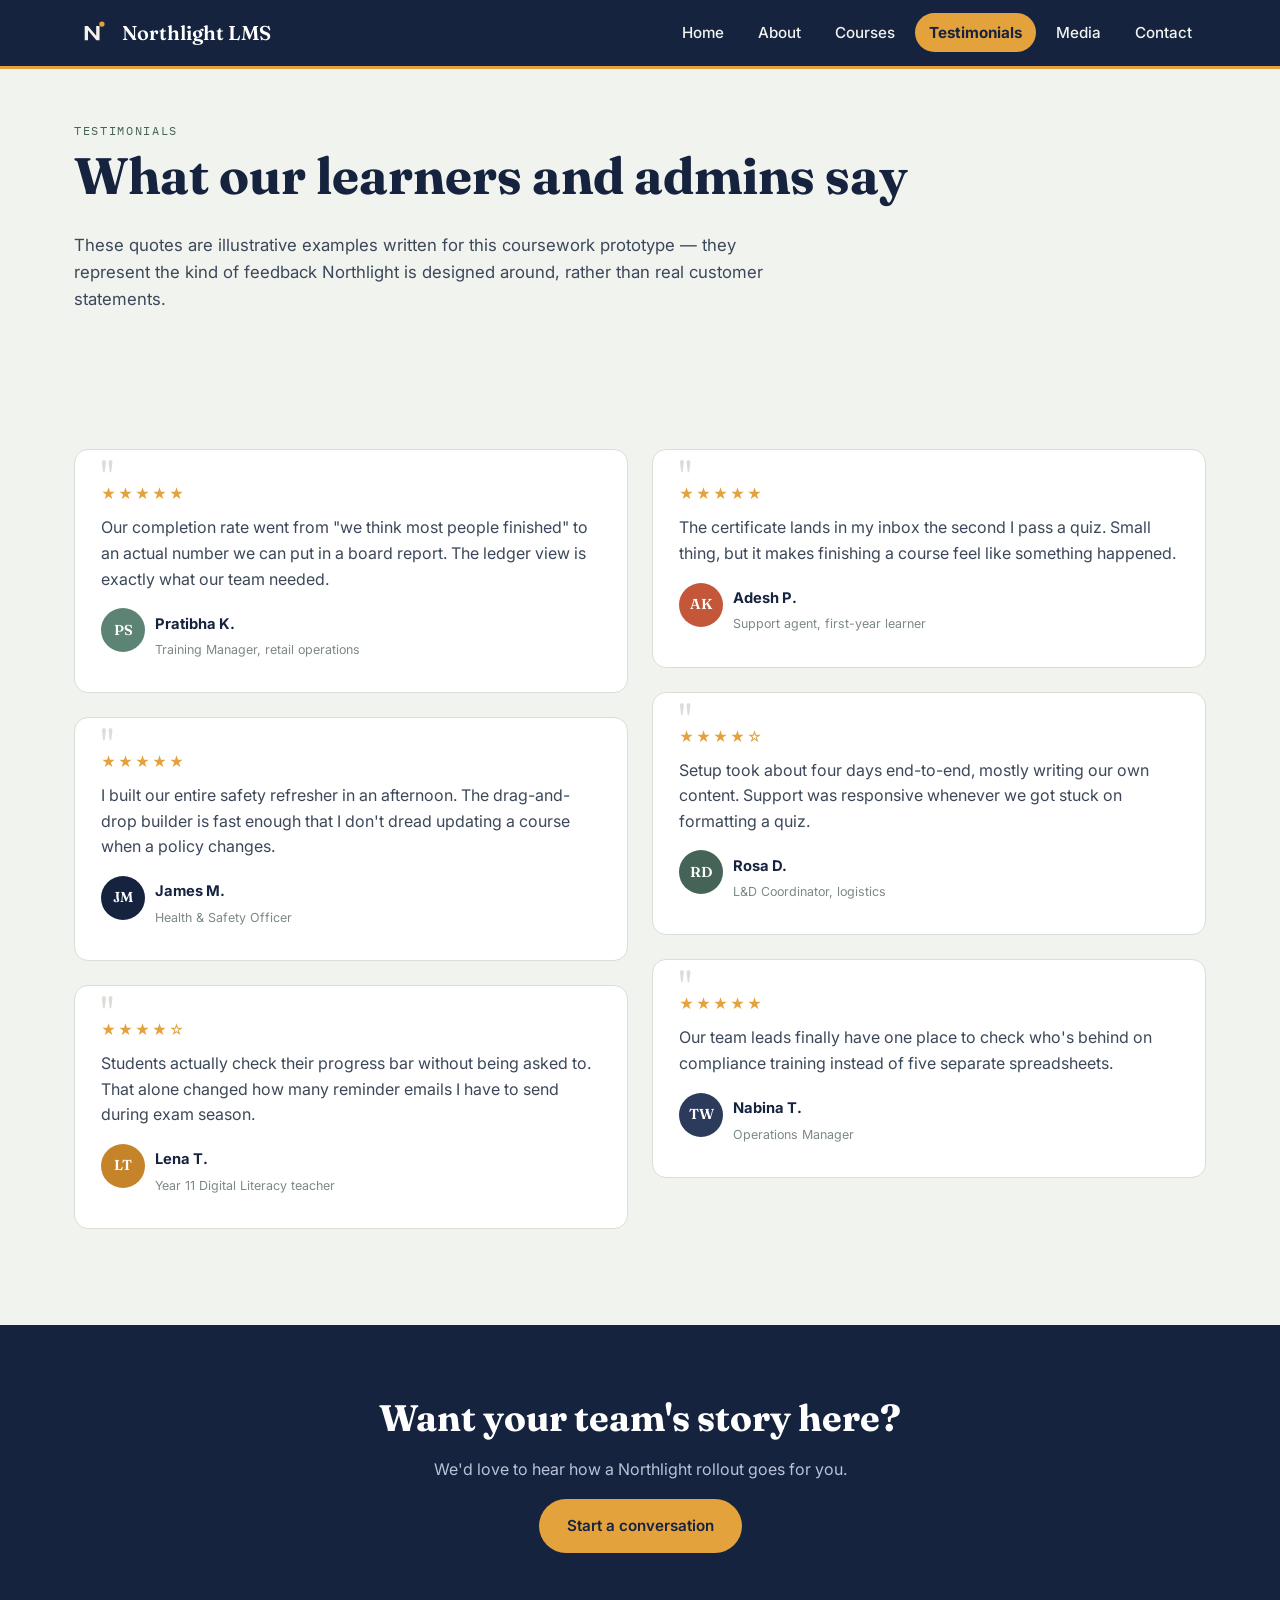
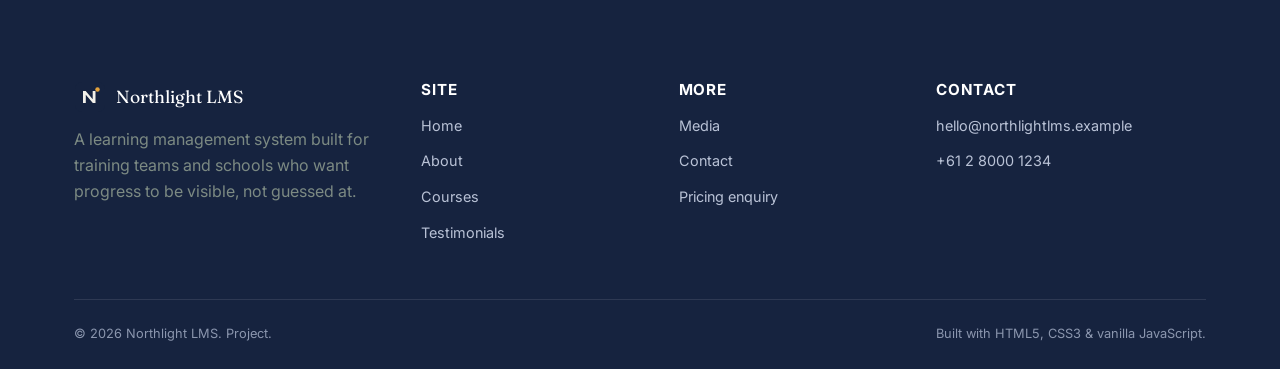
<file: testimonials.html>
<!DOCTYPE html>
<html lang="en">
<head>
<meta charset="UTF-8">
<meta name="viewport" content="width=device-width, initial-scale=1.0">
<title>Testimonials — Northlight LMS</title>
<meta name="description" content="What training managers, teachers and learners say about using Northlight LMS.">
<link rel="preconnect" href="https://fonts.googleapis.com">
<link rel="preconnect" href="https://fonts.gstatic.com" crossorigin>
<link href="https://fonts.googleapis.com/css2?family=Fraunces:opsz,wght@9..144,400;9..144,600;9..144,700&family=Inter:wght@400;500;600;700&family=IBM+Plex+Mono:wght@400;500&display=swap" rel="stylesheet">
<link rel="stylesheet" href="css/main.css">
<link rel="stylesheet" href="css/responsive.css">
<link rel="icon" href="images/logo.svg" type="image/svg+xml">
</head>
<body>
<a class="skip-link" href="#main">Skip to main content</a>

<header class="site-header">
  <div class="nav-wrap">
    <a class="brand" href="index.html">
      <img src="images/logo.svg" alt="" width="38" height="38">
      <span class="brand-name">Northlight LMS</span>
    </a>
    <button class="nav-toggle" aria-expanded="false" aria-controls="main-nav" aria-label="Toggle navigation menu">
      <span></span><span></span><span></span>
    </button>
    <nav class="main-nav" id="main-nav" aria-label="Primary">
      <ul>
        <li><a href="index.html">Home</a></li>
        <li><a href="about.html">About</a></li>
        <li><a href="courses.html">Courses</a></li>
        <li><a href="testimonials.html" aria-current="page">Testimonials</a></li>
        <li><a href="media.html">Media</a></li>
        <li><a href="contact.html">Contact</a></li>
      </ul>
    </nav>
  </div>
</header>

<main id="main">

  <section class="section-tight">
    <div class="container">
      <span class="eyebrow">Testimonials</span>
      <h1>What our learners and admins say</h1>
      <p class="lede" style="max-width:66ch;font-size:1.05rem;">These quotes are illustrative examples written for this coursework prototype — they represent the kind of feedback Northlight is designed around, rather than real customer statements.</p>
    </div>
  </section>

  <section aria-labelledby="quotes-heading">
    <div class="container">
      <h2 id="quotes-heading" class="visually-hidden">Reader testimonials</h2>
      <div class="testimonial-columns">

        <article class="testimonial">
          <span class="quote-mark" aria-hidden="true">"</span>
          <div class="stars" aria-label="5 out of 5 stars">★★★★★</div>
          <p>Our completion rate went from "we think most people finished" to an actual number we can put in a board report. The ledger view is exactly what our team needed.</p>
          <footer>
            <div class="avatar" style="width:44px;height:44px;font-size:.9rem;background:var(--sage);">PS</div>
            <div class="who"><b>Pratibha K.</b><span>Training Manager, retail operations</span></div>
          </footer>
        </article>

        <article class="testimonial">
          <span class="quote-mark" aria-hidden="true">"</span>
          <div class="stars" aria-label="5 out of 5 stars">★★★★★</div>
          <p>I built our entire safety refresher in an afternoon. The drag-and-drop builder is fast enough that I don't dread updating a course when a policy changes.</p>
          <footer>
            <div class="avatar" style="width:44px;height:44px;font-size:.9rem;background:var(--ink);">JM</div>
            <div class="who"><b>James M.</b><span>Health &amp; Safety Officer</span></div>
          </footer>
        </article>

        <article class="testimonial">
          <span class="quote-mark" aria-hidden="true">"</span>
          <div class="stars" aria-label="4 out of 5 stars">★★★★☆</div>
          <p>Students actually check their progress bar without being asked to. That alone changed how many reminder emails I have to send during exam season.</p>
          <footer>
            <div class="avatar" style="width:44px;height:44px;font-size:.9rem;background:var(--amber-dark);">LT</div>
            <div class="who"><b>Lena T.</b><span>Year 11 Digital Literacy teacher</span></div>
          </footer>
        </article>

        <article class="testimonial">
          <span class="quote-mark" aria-hidden="true">"</span>
          <div class="stars" aria-label="5 out of 5 stars">★★★★★</div>
          <p>The certificate lands in my inbox the second I pass a quiz. Small thing, but it makes finishing a course feel like something happened.</p>
          <footer>
            <div class="avatar" style="width:44px;height:44px;font-size:.9rem;background:var(--coral);">AK</div>
            <div class="who"><b>Adesh P.</b><span>Support agent, first-year learner</span></div>
          </footer>
        </article>

        <article class="testimonial">
          <span class="quote-mark" aria-hidden="true">"</span>
          <div class="stars" aria-label="4 out of 5 stars">★★★★☆</div>
          <p>Setup took about four days end-to-end, mostly writing our own content. Support was responsive whenever we got stuck on formatting a quiz.</p>
          <footer>
            <div class="avatar" style="width:44px;height:44px;font-size:.9rem;background:var(--sage-dark);">RD</div>
            <div class="who"><b>Rosa D.</b><span>L&amp;D Coordinator, logistics</span></div>
          </footer>
        </article>

        <article class="testimonial">
          <span class="quote-mark" aria-hidden="true">"</span>
          <div class="stars" aria-label="5 out of 5 stars">★★★★★</div>
          <p>Our team leads finally have one place to check who's behind on compliance training instead of five separate spreadsheets.</p>
          <footer>
            <div class="avatar" style="width:44px;height:44px;font-size:.9rem;background:var(--ink-soft);">TW</div>
            <div class="who"><b>Nabina T.</b><span>Operations Manager</span></div>
          </footer>
        </article>

      </div>
    </div>
  </section>

  <section class="section-dark center" aria-labelledby="join-heading">
    <div class="container">
      <h2 id="join-heading">Want your team's story here?</h2>
      <p class="muted">We'd love to hear how a Northlight rollout goes for you.</p>
      <a href="contact.html" class="btn btn-primary">Start a conversation</a>
    </div>
  </section>

</main>

<footer class="site-footer">
  <div class="container">
    <div class="footer-grid">
      <div>
        <div class="footer-brand">
          <img src="images/logo.svg" alt="" width="32" height="32">
          <span>Northlight LMS</span>
        </div>
        <p class="muted">A learning management system built for training teams and schools who want progress to be visible, not guessed at.</p>
      </div>
      <div>
        <h4>Site</h4>
        <ul>
          <li><a href="index.html">Home</a></li>
          <li><a href="about.html">About</a></li>
          <li><a href="courses.html">Courses</a></li>
          <li><a href="testimonials.html">Testimonials</a></li>
        </ul>
      </div>
      <div>
        <h4>More</h4>
        <ul>
          <li><a href="media.html">Media</a></li>
          <li><a href="contact.html">Contact</a></li>
          <li><a href="courses.html">Pricing enquiry</a></li>
        </ul>
      </div>
      <div>
        <h4>Contact</h4>
        <ul>
          <li><a href="mailto:hello@northlightlms.example">hello@northlightlms.example</a></li>
          <li><a href="tel:+61280001234">+61 2 8000 1234</a></li>
        </ul>
      </div>
    </div>
    <div class="footer-bottom">
      <span>© <span id="current-year">2026</span> Northlight LMS. Project.</span>
      <span>Built with HTML5, CSS3 &amp; vanilla JavaScript.</span>
    </div>
  </div>
</footer>

<script src="js/main.js"></script>
</body>
</html>
</file>
<file: css/main.css>
/* =========================================================
  Northlight LMS — main.css
  Design tokens
   ========================================================= */
:root{
  --ink:      #16233F;
  --ink-soft: #2C3A5C;
  --paper:    #F1F3EF;
  --surface:  #FFFFFF;
  --amber:    #E3A23C;
  --amber-dark:#C6842A;
  --sage:     #5C8374;
  --sage-dark:#456357;
  --slate:    #3C4859;
  --muted:    #7C8A83;
  --line:     #D9DED6;
  --coral:    #C4573A;
  --radius-s: 8px;
  --radius-m: 14px;
  --radius-l: 24px;
  --shadow-s: 0 2px 8px rgba(22,35,63,0.08);
  --shadow-m: 0 10px 30px rgba(22,35,63,0.12);
  --maxw: 1180px;
  --font-display: 'Fraunces', Georgia, serif;
  --font-body: 'Inter', Arial, sans-serif;
  --font-mono: 'IBM Plex Mono', 'Courier New', monospace;
}

*,*::before,*::after{ box-sizing:border-box; }
html{ scroll-behavior:smooth; }
body{
  margin:0;
  font-family:var(--font-body);
  color:var(--slate);
  background:var(--paper);
  line-height:1.6;
  -webkit-font-smoothing:antialiased;
}
img{ max-width:100%; display:block; }
a{ color:inherit; }
h1,h2,h3,h4{
  font-family:var(--font-display);
  color:var(--ink);
  line-height:1.15;
  margin:0 0 .5em;
}
h1{ font-size:clamp(2.2rem,4vw,3.4rem); }
h2{ font-size:clamp(1.6rem,3vw,2.3rem); }
h3{ font-size:1.25rem; }
p{ margin:0 0 1em; }
.eyebrow{
  font-family:var(--font-mono);
  text-transform:uppercase;
  letter-spacing:.14em;
  font-size:.75rem;
  color:var(--sage-dark);
  display:inline-block;
  margin-bottom:.6em;
}
.container{ max-width:var(--maxw); margin:0 auto; padding:0 24px; }
section{ padding:72px 0; }
.section-tight{ padding:48px 0; }

/* Skip link */
.skip-link{
  position:absolute; left:-999px; top:0; background:var(--ink); color:#fff;
  padding:10px 18px; z-index:200; border-radius:0 0 8px 0;
}
.skip-link:focus{ left:0; }

/* Buttons */
.btn{
  display:inline-flex; align-items:center; gap:.5em;
  font-family:var(--font-body); font-weight:600; font-size:.95rem;
  padding:13px 26px; border-radius:999px; border:2px solid transparent;
  cursor:pointer; text-decoration:none; transition:transform .18s ease, box-shadow .18s ease, background .18s ease;
}
.btn:focus-visible{ outline:3px solid var(--amber); outline-offset:2px; }
.btn-primary{ background:var(--amber); color:var(--ink); }
.btn-primary:hover{ transform:translateY(-2px); box-shadow:var(--shadow-m); background:var(--amber-dark); }
.btn-ghost{ background:transparent; border-color:rgba(243,241,234,.5); color:inherit; }
.btn-ghost:hover{ border-color:var(--amber); transform:translateY(-2px); }
.btn-dark{ background:var(--ink); color:var(--paper); }
.btn-dark:hover{ background:var(--ink-soft); transform:translateY(-2px); box-shadow:var(--shadow-m); }
.btn-sm{ padding:9px 18px; font-size:.85rem; }

/* =========================================================
   Header / Navigation
   ========================================================= */
.site-header{
  position:sticky; top:0; z-index:100;
  background:var(--ink); color:var(--paper);
  border-bottom:3px solid var(--amber);
}
.nav-wrap{
  display:flex; align-items:center; justify-content:space-between;
  padding:14px 24px; max-width:var(--maxw); margin:0 auto;
}
.brand{ display:flex; align-items:center; gap:10px; text-decoration:none; }
.brand img{ width:38px; height:38px; }
.brand-name{ font-family:var(--font-display); font-size:1.25rem; color:#fff; font-weight:600; }

.nav-toggle{
  display:none; background:none; border:2px solid rgba(243,241,234,.4); border-radius:8px;
  padding:8px 10px; cursor:pointer;
}
.nav-toggle span{ display:block; width:22px; height:2px; background:#fff; margin:4px 0; transition:.2s; }

.main-nav ul{
  list-style:none; display:flex; gap:6px; margin:0; padding:0;
}
.main-nav a{
  text-decoration:none; color:var(--paper); font-size:.95rem; font-weight:500;
  padding:10px 14px; border-radius:999px; transition:background .18s ease, color .18s;
  position:relative;
}
.main-nav a:hover, .main-nav a:focus-visible{ background:rgba(243,241,234,.12); }
.main-nav a[aria-current="page"]{ background:var(--amber); color:var(--ink); font-weight:700; }

/* =========================================================
  Hero
   ========================================================= */
.hero{
  background:
    radial-gradient(circle at 85% 10%, rgba(227,162,60,.25), transparent 45%),
    linear-gradient(160deg, var(--ink) 0%, var(--ink-soft) 60%, #223257 100%);
  color:var(--paper);
  padding:88px 0 60px;
}
.hero .container{ display:grid; grid-template-columns:1.05fr .95fr; gap:48px; align-items:center; }
.hero h1{ color:#fff; }
.hero h1 em{ font-style:normal; color:var(--amber); }
.hero p.lede{ font-size:1.1rem; color:#D8DEEA; max-width:52ch; }
.hero-actions{ display:flex; gap:14px; margin-top:28px; flex-wrap:wrap; }
.hero-art{
  background:var(--paper); border-radius:var(--radius-l); padding:10px; box-shadow:var(--shadow-m);
  
}
.hero-art img{ 
  border-radius:var(--radius-m); 
  
}

.stat-row{ display:flex; gap:32px; margin-top:40px; flex-wrap:wrap; }
.stat-row .stat{ margin-right:8px; }
.stat-row .stat b{ font-family:var(--font-display); font-size:1.9rem; color:#fff; display:block; }
.stat-row .stat span{ font-size:.82rem; color:#B9C2D6; font-family:var(--font-mono); text-transform:uppercase; letter-spacing:.08em; }

/* =========================================================
   Progress ledger — signature element
   ========================================================= */
.ledger{
  background:var(--surface); border-radius:var(--radius-l); box-shadow:var(--shadow-m);
  padding:8px 0; overflow:hidden; border:1px solid var(--line);
}
.ledger-head{
  display:grid; grid-template-columns:2fr 1fr 100px 120px;
  padding:16px 28px; font-family:var(--font-mono); font-size:.72rem;
  text-transform:uppercase; letter-spacing:.08em; color:var(--muted);
  border-bottom:1px dashed var(--line);
}
.ledger-row{
  display:grid; grid-template-columns:2fr 1fr 100px 120px; align-items:center;
  padding:18px 28px; border-bottom:1px dashed var(--line); gap:12px;
}
.ledger-row:last-child{ border-bottom:none; }
.ledger-row .course-name{ font-weight:600; color:var(--ink); }
.ledger-row .course-name small{ display:block; font-weight:400; color:var(--muted); font-size:.78rem; }
.bar-track{ height:10px; background:#E7EBE4; border-radius:99px; overflow:hidden; }
.bar-fill{ height:100%; border-radius:99px; background:linear-gradient(90deg, var(--sage), #7EA893); transition:width 1s ease; }
.bar-fill.amber{ background:linear-gradient(90deg, var(--amber), #F0C27A); }
.pct{ font-family:var(--font-mono); font-size:.85rem; color:var(--slate); text-align:right; }
.status-pill{
  font-family:var(--font-mono); font-size:.7rem; text-transform:uppercase; letter-spacing:.06em;
  padding:5px 10px; border-radius:999px; text-align:center; justify-self:start;
}
.status-pill.done{ background:#E4EEE8; color:var(--sage-dark); }
.status-pill.progress{ background:#FBEBD3; color:var(--amber-dark); }
.status-pill.todo{ background:#EDEFEC; color:var(--muted); }

/* =========================================================
   Feature grid / cards
   ========================================================= */
.grid{ display:grid; gap:24px; }
.grid-3{ grid-template-columns:repeat(3,1fr); }
.grid-4{ grid-template-columns:repeat(4,1fr); }
.grid-2{ grid-template-columns:repeat(2,1fr); }

.card{
  background:var(--surface); border-radius:var(--radius-m); padding:28px;
  border:1px solid var(--line); transition:transform .2s ease, box-shadow .2s ease;
}
.card:hover{ transform:translateY(-4px); box-shadow:var(--shadow-m); }
.card .icon{
  width:46px; height:46px; border-radius:12px; background:var(--paper);
  display:flex; align-items:center; justify-content:center; margin-bottom:16px;
  font-size:1.3rem;
}

.section-head{ max-width:640px; margin:0 auto 44px; text-align:center; }
.section-head.left{ margin:0 0 44px; text-align:left; }

.section-alt{ background:var(--surface); }
.section-dark{ background:var(--ink); color:var(--paper); }
.section-dark h2{ color:#fff; }
.section-dark .muted{ color:#B9C2D6; }

/* divider - ledger line motif */
.rule-dotted{ border:none; border-top:1px dashed var(--line); margin:0; }

/* =========================================================
   Course / product cards
   ========================================================= */
.course-card{
  background:var(--surface); border-radius:var(--radius-m); overflow:hidden;
  border:1px solid var(--line); display:flex; flex-direction:column;
  transition:transform .2s ease, box-shadow .2s ease;
}
.course-card:hover{ transform:translateY(-5px); box-shadow:var(--shadow-m); }
.course-card .thumb{
  height:120px; display:flex; align-items:center; justify-content:center;
  font-size:2.2rem; color:#fff;
}
.course-card .body{ padding:22px; flex:1; display:flex; flex-direction:column; }
.course-tags{ display:flex; gap:8px; margin-bottom:12px; flex-wrap:wrap; }
.tag{
  font-family:var(--font-mono); font-size:.68rem; text-transform:uppercase; letter-spacing:.06em;
  background:var(--paper); color:var(--slate); padding:4px 10px; border-radius:999px;
}
.course-meta{ margin-top:auto; display:flex; justify-content:space-between; align-items:center; padding-top:16px; border-top:1px dashed var(--line); font-size:.85rem; color:var(--muted); }

/* =========================================================
   Timeline (About page — genuine chronological sequence)
   ========================================================= */
.timeline{ position:relative; padding-left:32px; border-left:2px solid var(--line); }
.timeline-item{ position:relative; padding-bottom:36px; }
.timeline-item:last-child{ padding-bottom:0; }
.timeline-item::before{
  content:""; position:absolute; left:-38px; top:4px; width:14px; height:14px;
  border-radius:50%; background:var(--amber); border:3px solid var(--surface); box-shadow:0 0 0 2px var(--amber);
}
.timeline-item .year{ font-family:var(--font-mono); font-size:.8rem; color:var(--sage-dark); }

/* Avatars (initials) instead of stock photography of real people */
.avatar{
  width:64px; height:64px; border-radius:50%; display:flex; align-items:center; justify-content:center;
  font-family:var(--font-display); font-weight:600; font-size:1.2rem; color:#fff; margin-bottom:14px;
}

/* =========================================================
   Testimonials
   ========================================================= */
.testimonial-columns{ column-count:2; column-gap:24px; }
.testimonial{
  break-inside:avoid; background:var(--surface); border:1px solid var(--line); border-radius:var(--radius-m);
  padding:26px; margin-bottom:24px; display:inline-block; width:100%;
}
.stars{ color:var(--amber); letter-spacing:2px; margin-bottom:10px; font-size:.9rem; }
.quote-mark{ font-family:var(--font-display); font-size:2.4rem; color:var(--line); line-height:0; display:block; margin-bottom:6px; }
.testimonial footer{ margin-top:14px; display:flex; align-items:center; gap:10px; }
.testimonial footer .who b{ display:block; color:var(--ink); font-size:.92rem; }
.testimonial footer .who span{ font-size:.78rem; color:var(--muted); }

/* =========================================================
   Media / gallery + lightbox
   ========================================================= */
.gallery-grid{ display:grid; grid-template-columns:repeat(3,1fr); gap:20px; }
.gallery-item{
  background:var(--surface); border-radius:var(--radius-m); overflow:hidden; border:1px solid var(--line);
  cursor:pointer; padding:0; text-align:left; width:100%; transition:transform .2s ease, box-shadow .2s ease;
}
.gallery-item:hover, .gallery-item:focus-visible{ transform:translateY(-4px); box-shadow:var(--shadow-m); outline:none; }
.gallery-item:focus-visible{ outline:3px solid var(--amber); outline-offset:2px; }
.gallery-item img{ width:100%; height:170px; object-fit:cover; background:var(--paper); }
.gallery-item figcaption{ padding:14px 16px; font-size:.88rem; color:var(--slate); }
.gallery-item figcaption b{ display:block; color:var(--ink); font-size:.94rem; margin-bottom:2px; }

.lightbox{
  position:fixed; inset:0; background:rgba(22,35,63,.86); display:none;
  align-items:center; justify-content:center; z-index:1000; padding:24px;
}
.lightbox.open{ display:flex; }
.lightbox-box{ background:var(--surface); border-radius:var(--radius-m); max-width:800px; width:100%; overflow:hidden; }
.lightbox-box img{ width:100%; }
.lightbox-caption{ padding:16px 22px; display:flex; justify-content:space-between; align-items:center; gap:12px; }
.lightbox-close{
  background:var(--ink); color:#fff; border:none; width:38px; height:38px; border-radius:50%;
  cursor:pointer; font-size:1.1rem; line-height:1;
}
.lightbox-close:focus-visible{ outline:3px solid var(--amber); }

.video-frame{ border-radius:var(--radius-m); overflow:hidden; box-shadow:var(--shadow-m); border:1px solid var(--line); }
.video-frame video{ width:100%; display:block; background:#000; }

/* =========================================================
   Forms (Contact page)
   ========================================================= */
.form-card{
  background:var(--surface); border-radius:var(--radius-l); padding:40px; border:1px solid var(--line); box-shadow:var(--shadow-s);
}
.field{ margin-bottom:20px; }
.field label{ display:block; font-weight:600; color:var(--ink); font-size:.92rem; margin-bottom:6px; }
.field .hint{ font-size:.78rem; color:var(--muted); margin-top:4px; }
.field input, .field textarea, .field select{
  width:100%; padding:12px 14px; border-radius:var(--radius-s); border:1.5px solid var(--line);
  font-family:var(--font-body); font-size:.95rem; background:var(--paper); color:var(--slate);
  transition:border-color .15s ease, box-shadow .15s ease;
}
.field input:focus, .field textarea:focus, .field select:focus{
  outline:none; border-color:var(--sage); box-shadow:0 0 0 3px rgba(92,131,116,.18); background:var(--surface);
}
.field input:invalid:not(:placeholder-shown), .field textarea:invalid:not(:placeholder-shown){
  border-color:var(--coral);
}
.error-msg{ color:var(--coral); font-size:.82rem; margin-top:6px; display:none; font-weight:600; }
.error-msg.show{ display:block; }
.field.has-error input, .field.has-error textarea{ border-color:var(--coral); box-shadow:0 0 0 3px rgba(196,87,58,.14); }
.form-status{
  padding:16px 18px; border-radius:var(--radius-s); margin-bottom:20px; font-weight:600; display:none; font-size:.92rem;
}
.form-status.show{ display:block; }
.form-status.success{ background:#E4EEE8; color:var(--sage-dark); display:block; }
.form-status.error{ background:#FBE6E0; color:var(--coral); display:block; }
.char-count{ font-size:.75rem; color:var(--muted); text-align:right; margin-top:4px; }

.contact-info-grid{ display:grid; grid-template-columns:1.1fr 1fr; gap:40px; align-items:start; }
.info-list{ list-style:none; margin:0; padding:0; }
.info-list li{ display:flex; gap:14px; padding:16px 0; border-bottom:1px dashed var(--line); }
.info-list li:last-child{ border-bottom:none; }
.info-list .ico{
  width:40px; height:40px; border-radius:10px; background:var(--paper); display:flex; align-items:center; justify-content:center; flex-shrink:0;
}
.social-row{ display:flex; gap:10px; margin-top:20px; }
.social-row a{
  width:40px; height:40px; border-radius:50%; background:var(--ink); color:#fff; display:flex; align-items:center;
  justify-content:center; text-decoration:none; font-size:.85rem; transition:background .18s ease, transform .18s ease;
}
.social-row a:hover{ background:var(--amber); color:var(--ink); transform:translateY(-2px); }

/* =========================================================
   Footer
   ========================================================= */
.site-footer{ background:var(--ink); color:#C9D0E0; padding:56px 0 24px; }
.footer-grid{ display:grid; grid-template-columns:1.4fr 1fr 1fr 1.2fr; gap:32px; }
.footer-grid h4{ color:#fff; font-size:.95rem; margin-bottom:14px; font-family:var(--font-body); text-transform:uppercase; letter-spacing:.06em; }
.footer-grid ul{ list-style:none; margin:0; padding:0; }
.footer-grid li{ margin-bottom:10px; }
.footer-grid a{ text-decoration:none; color:#B9C2D6; font-size:.9rem; }
.footer-grid a:hover{ color:var(--amber); }
.footer-bottom{
  margin-top:44px; padding-top:24px; border-top:1px solid rgba(255,255,255,.1);
  display:flex; justify-content:space-between; flex-wrap:wrap; gap:10px; font-size:.8rem; color:#8B96AE;
}
.footer-brand{ display:flex; align-items:center; gap:10px; margin-bottom:14px; }
.footer-brand img{ width:32px; height:32px; }
.footer-brand span{ font-family:var(--font-display); font-size:1.1rem; color:#fff; }

/* Utility */
.muted{ color:var(--muted); }
.center{ text-align:center; }
.mt-0{ margin-top:0; }
.visually-hidden{
  position:absolute; width:1px; height:1px; padding:0; margin:-1px; overflow:hidden;
  clip:rect(0,0,0,0); white-space:nowrap; border:0;
}

@media (prefers-reduced-motion: reduce){
  *{ animation-duration:.001ms !important; transition-duration:.001ms !important; scroll-behavior:auto !important; }
}
</file>
<file: css/responsive.css>
/* =========================================================
   Northlight LMS — responsive.css
   Breakpoints: 1024px (tablet landscape), 768px (tablet/mobile),
   480px (small phones)
   ========================================================= */

/* ---------- Tablet (<=1024px) ---------- */
@media (max-width:1024px){
  .hero .container{ grid-template-columns:1fr; }
  .hero-art{ order:-1; transform:none; max-width:520px; margin:0 auto; }
  .grid-4{ grid-template-columns:repeat(2,1fr); }
  .grid-3{ grid-template-columns:repeat(2,1fr); }
  .footer-grid{ grid-template-columns:1fr 1fr; }
  .contact-info-grid{ grid-template-columns:1fr; }
  .gallery-grid{ grid-template-columns:repeat(2,1fr); }
}

/* ---------- Tablet / mobile nav switch (<=860px) ---------- */
@media (max-width:860px){
  .nav-toggle{ display:block; }
  .main-nav{
    position:absolute; top:100%; left:0; right:0; background:var(--ink);
    border-bottom:3px solid var(--amber);
    max-height:0; overflow:hidden; transition:max-height .25s ease;
  }
  .main-nav.open{ max-height:420px; }
  .main-nav ul{ flex-direction:column; padding:10px 24px 20px; gap:2px; }
  .main-nav a{ display:block; padding:12px 14px; }
  .site-header{ position:relative; }
}

/* ---------- Mobile (<=768px) ---------- */
@media (max-width:768px){
  section{ padding:52px 0; }
  h1{ font-size:2rem; }
  .ledger-head{ display:none; }
  .ledger-row{ grid-template-columns:1fr; gap:8px; padding:18px 20px; text-align:left; }
  .ledger-row .pct{ text-align:left; }
  .status-pill{ justify-self:start; }
  .grid-3, .grid-4{ grid-template-columns:1fr; }
  .testimonial-columns{ column-count:1; }
  .footer-grid{ grid-template-columns:1fr; }
  .footer-bottom{ flex-direction:column; text-align:center; }
  .form-card{ padding:26px; }
  .stat-row{ gap:22px; }
  .gallery-grid{ grid-template-columns:1fr; }
}

/* ---------- Small phones (<=480px) ---------- */
@media (max-width:480px){
  .container{ padding:0 16px; }
  .hero{ padding:64px 0 40px; }
  .hero-actions{ flex-direction:column; align-items:stretch; }
  .hero-actions .btn{ justify-content:center; }
  .card, .form-card{ padding:20px; }
  .nav-wrap{ padding:12px 16px; }
  .brand-name{ font-size:1.05rem; }
}
</file>
